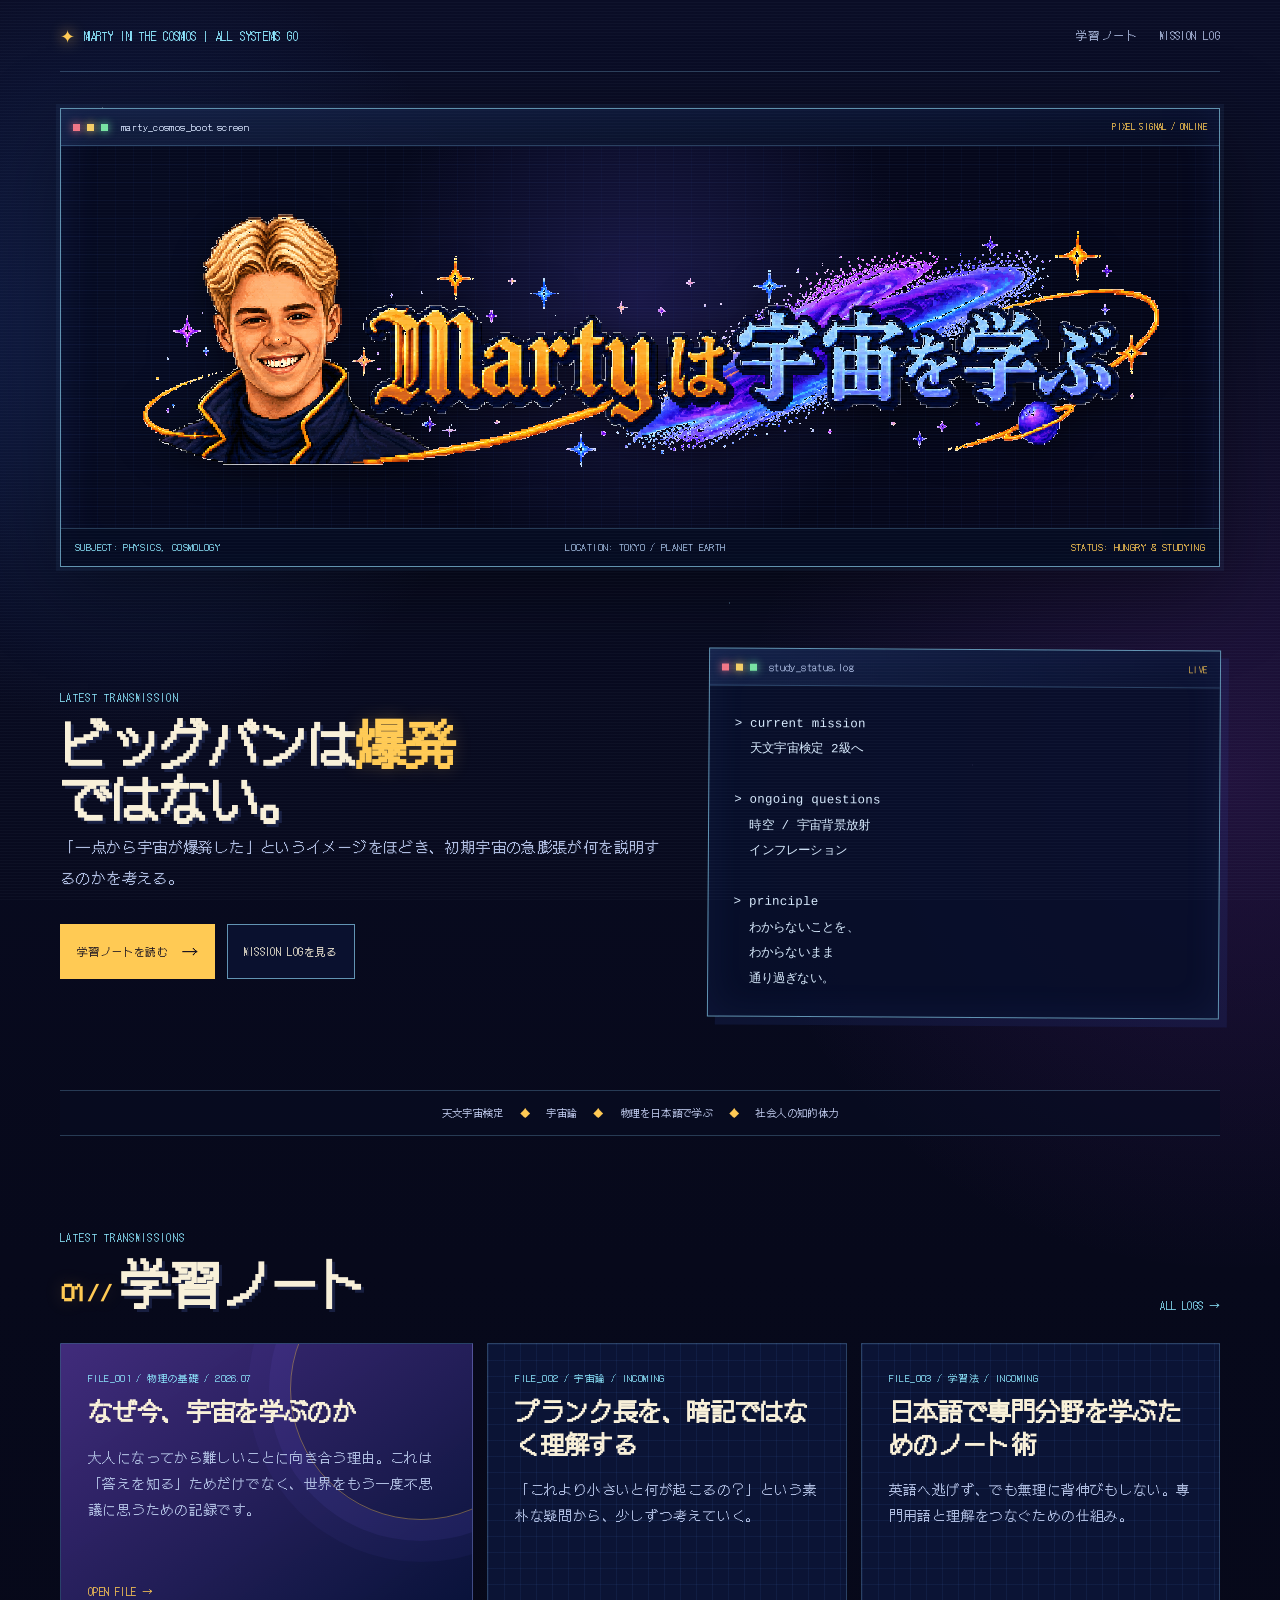
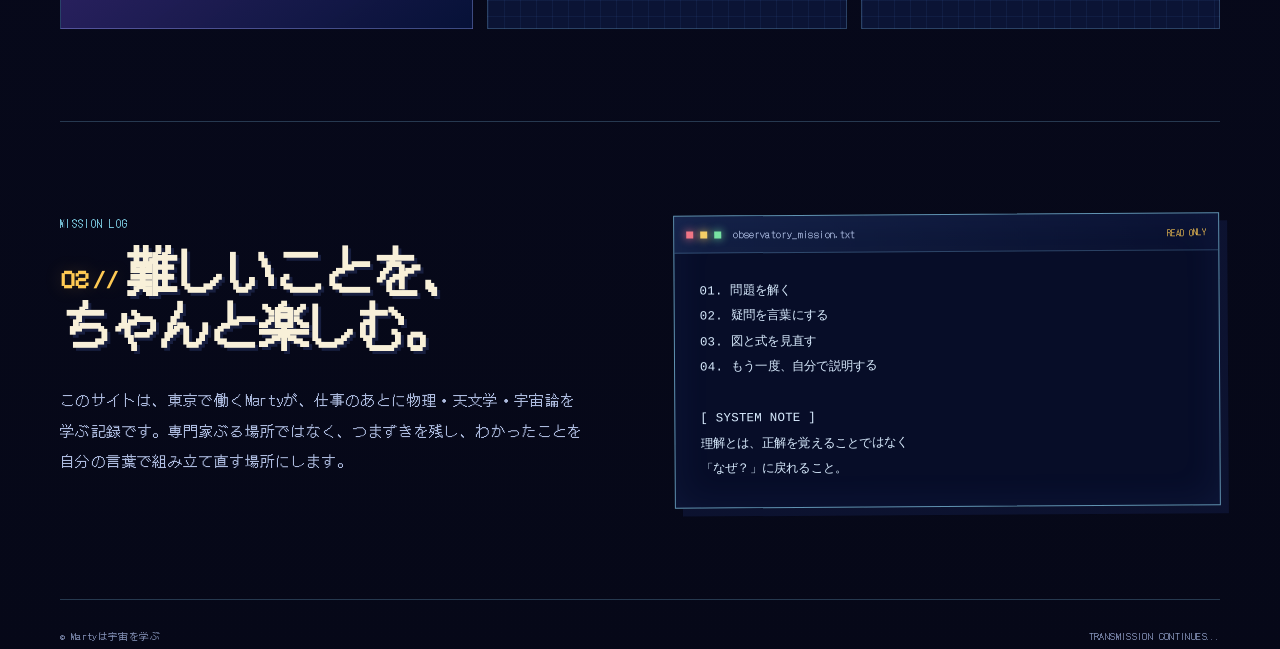
<file: index.html>
<!doctype html>
<html lang="ja">
<head>
  <meta charset="utf-8">
  <meta name="viewport" content="width=device-width, initial-scale=1">
  <meta name="description" content="Martyが仕事のあとに物理と宇宙を学ぶためのノート。">
  <meta name="theme-color" content="#070b1c">
  <title>Martyは宇宙を学ぶ</title>
  <link rel="icon" href="assets/favicon.png">
  <link rel="stylesheet" href="styles.css">
</head>
<body>
  <div class="starfield" aria-hidden="true"></div>
  <div class="scanlines" aria-hidden="true"></div>

  <header class="site-header">
    <a class="brand" href="index.html" aria-label="Martyは宇宙を学ぶ ホーム">
      <span class="brand-mark">✦</span>
      <span>MARTY IN THE COSMOS | ALL SYSTEMS GO</span>
    </a>
    <nav aria-label="サイトメニュー">
      <a href="#study-notes">学習ノート</a>
      <a href="#about">MISSION LOG</a>
    </nav>
  </header>

  <main>
    <section class="banner-terminal" aria-label="Martyは宇宙を学ぶ">
      <div class="terminal-titlebar">
        <span class="status-lamp red"></span>
        <span class="status-lamp yellow"></span>
        <span class="status-lamp green"></span>
        <span class="terminal-file">marty_cosmos_boot.screen</span>
        <span class="terminal-mode">PIXEL SIGNAL / ONLINE</span>
      </div>

      <div class="banner-display">
        <img src="assets/marty-publication-logo.png" alt="Martyは宇宙を学ぶのピクセルアート・ロゴ">
      </div>

      <div class="banner-readout">
        <span>SUBJECT: PHYSICS, COSMOLOGY</span>
        <span>LOCATION: TOKYO / PLANET EARTH</span>
        <span>STATUS: HUNGRY & STUDYING</span>
      </div>
    </section>

    <section class="intro-grid">
      <div class="intro-copy">
        <p class="eyebrow">LATEST TRANSMISSION</p>
        <h2>ビッグバンは<span>爆発</span><br>ではない。</h2>
        <p class="lede">「一点から宇宙が爆発した」というイメージをほどき、初期宇宙の急膨張が何を説明するのかを考える。</p>
        <div class="hero-actions">
          <a class="button primary" href="#study-notes">学習ノートを読む <span>→</span></a>
          <a class="button quiet" href="#about">MISSION LOGを見る</a>
        </div>
      </div>

      <aside class="terminal-card compact-status">
        <div class="terminal-top">
          <span></span><span></span><span></span>
          <b>study_status.log</b>
          <em>LIVE</em>
        </div>
        <pre><code>&gt; current mission
  天文宇宙検定 2級へ

&gt; ongoing questions
  時空 / 宇宙背景放射
  インフレーション

&gt; principle
  わからないことを、
  わからないまま
  通り過ぎない。</code></pre>
      </aside>
    </section>

    <section class="signal-strip" aria-label="サイトのテーマ">
      <span>天文宇宙検定</span><i>◆</i>
      <span>宇宙論</span><i>◆</i>
      <span>物理を日本語で学ぶ</span><i>◆</i>
      <span>社会人の知的体力</span>
    </section>

    <section id="study-notes" class="section">
      <div class="section-heading">
        <div>
          <p class="eyebrow">LATEST TRANSMISSIONS</p>
          <h2><span class="heading-code">01 //</span> 学習ノート</h2>
        </div>
        <a class="text-link" href="posts/first-post.html">ALL LOGS →</a>
      </div>

      <div class="post-grid">
        <article class="post-card featured">
          <a href="posts/first-post.html" class="post-card-link">
            <p class="post-meta">FILE_001 / 物理の基礎 / 2026.07</p>
            <h3>なぜ今、宇宙を学ぶのか</h3>
            <p>大人になってから難しいことに向き合う理由。これは「答えを知る」ためだけでなく、世界をもう一度不思議に思うための記録です。</p>
            <span class="read-more">OPEN FILE →</span>
          </a>
        </article>

        <article class="post-card">
          <p class="post-meta">FILE_002 / 宇宙論 / INCOMING</p>
          <h3>プランク長を、暗記ではなく理解する</h3>
          <p>「これより小さいと何が起こるの？」という素朴な疑問から、少しずつ考えていく。</p>
        </article>

        <article class="post-card">
          <p class="post-meta">FILE_003 / 学習法 / INCOMING</p>
          <h3>日本語で専門分野を学ぶためのノート術</h3>
          <p>英語へ逃げず、でも無理に背伸びもしない。専門用語と理解をつなぐための仕組み。</p>
        </article>
      </div>
    </section>

    <section id="about" class="about section">
      <div class="about-copy">
        <p class="eyebrow">MISSION LOG</p>
        <h2><span class="heading-code">02 //</span> 難しいことを、<br>ちゃんと楽しむ。</h2>
        <p>このサイトは、東京で働くMartyが、仕事のあとに物理・天文学・宇宙論を学ぶ記録です。専門家ぶる場所ではなく、つまずきを残し、わかったことを自分の言葉で組み立て直す場所にします。</p>
      </div>

      <aside class="terminal-card mission-terminal">
        <div class="terminal-top">
          <span></span><span></span><span></span>
          <b>observatory_mission.txt</b>
          <em>READ ONLY</em>
        </div>
        <pre><code>01. 問題を解く
02. 疑問を言葉にする
03. 図と式を見直す
04. もう一度、自分で説明する

[ SYSTEM NOTE ]
理解とは、正解を覚えることではなく
「なぜ？」に戻れること。</code></pre>
      </aside>
    </section>
  </main>

  <footer class="site-footer">
    <span>© Martyは宇宙を学ぶ</span>
    <span>TRANSMISSION CONTINUES...</span>
  </footer>

  <script src="script.js"></script>
</body>
</html>
</file>
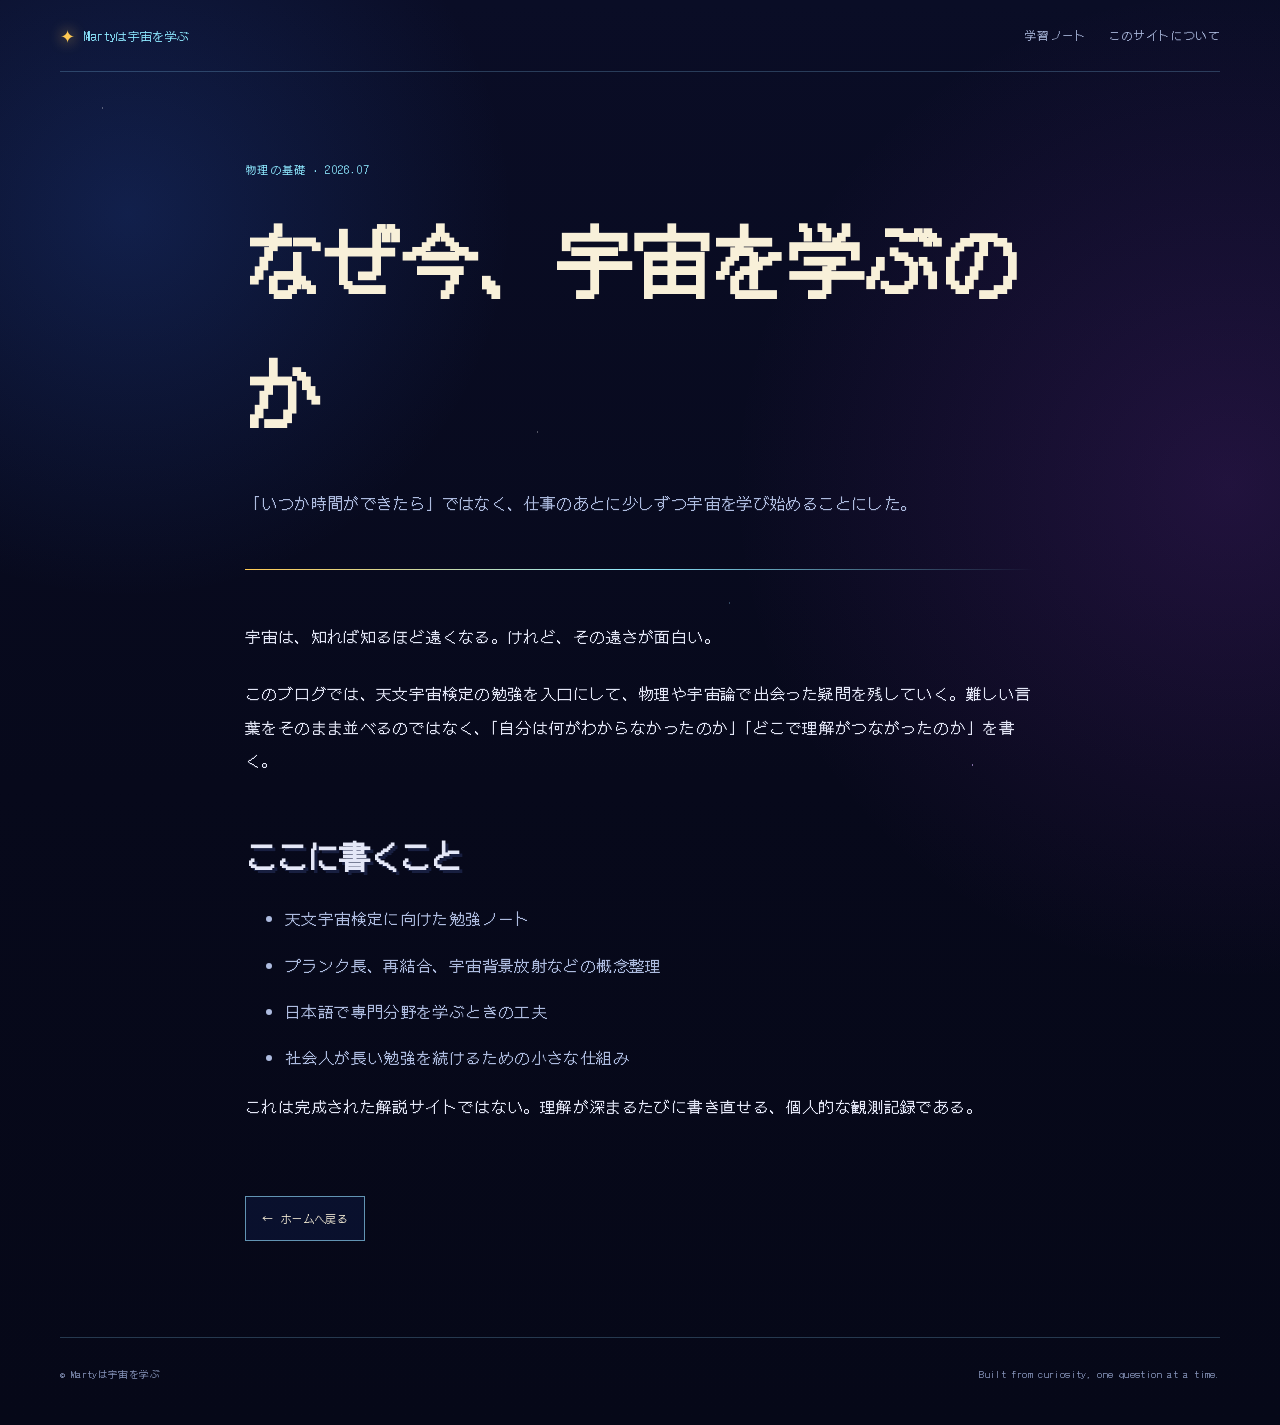
<file: posts/first-post.html>
<!doctype html>
<html lang="ja">
<head>
  <meta charset="utf-8">
  <meta name="viewport" content="width=device-width, initial-scale=1">
  <meta name="description" content="なぜ今、宇宙を学ぶのか。">
  <meta name="theme-color" content="#070b1c">
  <title>なぜ今、宇宙を学ぶのか | Martyは宇宙を学ぶ</title>
  <link rel="icon" href="../assets/favicon.png">
  <link rel="stylesheet" href="../styles.css">
</head>
<body>
  <div class="starfield" aria-hidden="true"></div>
  <header class="site-header">
    <a class="brand" href="../index.html"><span class="brand-mark">✦</span><span>Martyは宇宙を学ぶ</span></a>
    <nav aria-label="サイトメニュー"><a href="../index.html#study-notes">学習ノート</a><a href="../index.html#about">このサイトについて</a></nav>
  </header>

  <main class="article-shell">
    <p class="eyebrow">物理の基礎 · 2026.07</p>
    <h1>なぜ今、宇宙を学ぶのか</h1>
    <p class="article-deck">「いつか時間ができたら」ではなく、仕事のあとに少しずつ宇宙を学び始めることにした。</p>
    <div class="article-rule"></div>

    <article class="prose">
      <p>宇宙は、知れば知るほど遠くなる。けれど、その遠さが面白い。</p>
      <p>このブログでは、天文宇宙検定の勉強を入口にして、物理や宇宙論で出会った疑問を残していく。難しい言葉をそのまま並べるのではなく、「自分は何がわからなかったのか」「どこで理解がつながったのか」を書く。</p>
      <h2>ここに書くこと</h2>
      <ul>
        <li>天文宇宙検定に向けた勉強ノート</li>
        <li>プランク長、再結合、宇宙背景放射などの概念整理</li>
        <li>日本語で専門分野を学ぶときの工夫</li>
        <li>社会人が長い勉強を続けるための小さな仕組み</li>
      </ul>
      <p>これは完成された解説サイトではない。理解が深まるたびに書き直せる、個人的な観測記録である。</p>
    </article>

    <a class="button quiet back-link" href="../index.html">← ホームへ戻る</a>
  </main>

  <footer class="site-footer">
    <span>© Martyは宇宙を学ぶ</span>
    <span>Built from curiosity, one question at a time.</span>
  </footer>
  <script src="../script.js"></script>
</body>
</html>
</file>
<file: styles.css>
@import url('https://fonts.googleapis.com/css2?family=DotGothic16&family=Pixelify+Sans:wght@400..700&display=swap');

:root {
  --ink: #f8f0d9;
  --muted: #aebce0;
  --bg: #07091b;
  --panel: rgba(8, 15, 43, .9);
  --panel-2: rgba(15, 26, 64, .72);
  --line: rgba(142, 212, 255, .24);
  --line-bright: rgba(148, 223, 255, .64);
  --gold: #ffca54;
  --gold-2: #ff8d32;
  --blue: #8ee9ff;
  --violet: #c297ff;
  --pixel: "DotGothic16", "MS Gothic", monospace;
  --display: "Pixelify Sans", "DotGothic16", monospace;
}

* { box-sizing: border-box; }
html { scroll-behavior: smooth; }
body {
  margin: 0;
  min-height: 100vh;
  overflow-x: hidden;
  color: var(--ink);
  background:
    radial-gradient(circle at 10% 15%, rgba(47, 102, 218, .22), transparent 24rem),
    radial-gradient(circle at 96% 34%, rgba(164, 59, 217, .16), transparent 31rem),
    linear-gradient(180deg, #0a0d26 0%, #07091b 55%, #060818 100%);
  font-family: var(--pixel);
  font-size: 15px;
  line-height: 1.75;
  letter-spacing: .025em;
}
a { color: inherit; text-decoration: none; }
.starfield {
  position: fixed; inset: 0; z-index: -2; pointer-events: none; opacity: .6;
  background-image:
    radial-gradient(1px 1px at 8% 12%, #fff 50%, transparent 52%),
    radial-gradient(1px 1px at 26% 72%, #9edcff 50%, transparent 52%),
    radial-gradient(1px 1px at 61% 8%, #fff 50%, transparent 52%),
    radial-gradient(1px 1px at 91% 30%, #ffd987 50%, transparent 52%),
    radial-gradient(1.5px 1.5px at 76% 85%, #d2b3ff 50%, transparent 52%),
    radial-gradient(1px 1px at 42% 48%, #fff 50%, transparent 52%),
    radial-gradient(1px 1px at 57% 67%, #97d9ff 50%, transparent 52%);
}
.scanlines {
  position: fixed; inset: 0; z-index: 5; pointer-events: none; opacity: .11;
  background: repeating-linear-gradient(to bottom, transparent 0 2px, rgba(177, 223, 255, .23) 2px 3px);
  mix-blend-mode: screen;
}

.site-header, main, .site-footer { width: min(1160px, calc(100% - 40px)); margin-inline: auto; }
.site-header {
  min-height: 72px; display: flex; align-items: center; justify-content: space-between;
  border-bottom: 1px solid var(--line); font-size: .75rem;
}
.brand { display: inline-flex; align-items: center; gap: 9px; color: var(--blue); }
.brand-mark { color: var(--gold); font-size: 1.12rem; text-shadow: 0 0 14px rgba(255,202,84,.95); }
nav { display: flex; gap: 22px; color: var(--muted); font-size: .72rem; }
nav a:hover, .text-link:hover { color: var(--gold); }

.banner-terminal {
  margin-top: 36px;
  border: 1px solid var(--line-bright);
  background: rgba(4, 7, 25, .78);
  box-shadow: 0 0 0 4px rgba(106, 182, 255, .06), 0 25px 80px rgba(0, 0, 0, .4), inset 0 0 42px rgba(62, 113, 255, .12);
}
.terminal-titlebar, .terminal-top {
  min-height: 37px; display: flex; align-items: center; gap: 7px; padding: 0 12px;
  border-bottom: 1px solid var(--line); color: #b8c9ef; font-size: .62rem;
  background: linear-gradient(90deg, rgba(76, 122, 201, .17), rgba(17, 29, 73, .18));
}
.status-lamp, .terminal-top span { width: 7px; height: 7px; border-radius: 0; display: block; }
.red, .terminal-top span:nth-child(1) { background: #f07586; box-shadow: 0 0 8px #f07586; }
.yellow, .terminal-top span:nth-child(2) { background: #f5ce66; box-shadow: 0 0 8px #f5ce66; }
.green, .terminal-top span:nth-child(3) { background: #77e2a2; box-shadow: 0 0 8px #77e2a2; }
.terminal-file { margin-left: 6px; color: #d9e6ff; }
.terminal-mode { margin-left: auto; color: var(--gold); font-size: .56rem; }
.banner-display {
  position: relative; overflow: hidden; min-height: 285px; padding: 16px 22px;
  display: grid; place-items: center;
  background:
    linear-gradient(90deg, rgba(29, 56, 130, .08) 1px, transparent 1px) 0 0 / 18px 18px,
    linear-gradient(rgba(29, 56, 130, .08) 1px, transparent 1px) 0 0 / 18px 18px,
    radial-gradient(circle at 50% 40%, rgba(71, 61, 167, .32), transparent 44%);
}

.banner-display img {
  position: relative; z-index: 1; width: min(100%, 1050px); height: auto; display: block;
  image-rendering: pixelated; filter: drop-shadow(0 9px 17px rgba(0, 0, 0, .48));
}
.banner-readout {
  display: flex; justify-content: space-between; flex-wrap: wrap; gap: 10px;
  padding: 10px 14px; border-top: 1px solid var(--line); color: #a2bde1; font-size: .61rem;
  background: rgba(5, 13, 35, .82);
}
.banner-readout span:first-child { color: var(--blue); }.banner-readout span:last-child { color: var(--gold); }

.intro-grid {
  display: grid; grid-template-columns: 1.08fr .92fr; gap: 48px; align-items: center;
  padding: 82px 0 72px;
}
.eyebrow { margin: 0 0 13px; color: var(--blue); font-size: .68rem; letter-spacing: .12em; }
h1, h2, h3, p { margin-top: 0; }
h2 {
  font-family: var(--display); font-size: clamp(3.15rem, 6.6vw, 6.7rem); line-height: .98;
  letter-spacing: -.045em; margin-bottom: 28px; font-weight: 600;
  text-shadow: 3px 3px 0 rgba(70, 89, 162, .28);
}
h2 span { color: var(--gold); text-shadow: 0 0 18px rgba(255, 198, 73, .22); }
.lede { max-width: 43rem; color: var(--muted); font-size: .95rem; line-height: 2.05; }
.hero-actions { display: flex; flex-wrap: wrap; gap: 12px; margin-top: 31px; }
.button {
  display: inline-flex; align-items: center; gap: 13px; border: 1px solid var(--line-bright);
  border-radius: 0; padding: 12px 16px; font-family: var(--pixel); font-size: .69rem;
  transition: transform .18s ease, background .18s ease, box-shadow .18s ease;
}
.button:hover { transform: translate(-2px, -2px); box-shadow: 4px 4px 0 rgba(96, 199, 255, .28); }
.primary { background: var(--gold); color: #1b1522; border-color: var(--gold); }
.primary span { font-size: 1.05rem; }.quiet { background: rgba(14, 25, 62, .55); color: var(--ink); }

.terminal-card {
  align-self: center; overflow: hidden; border: 1px solid var(--line-bright); background: var(--panel);
  box-shadow: 8px 8px 0 rgba(45, 69, 156, .18), inset 0 0 38px rgba(100, 138, 255, .08);
}
.terminal-top b { font-weight: 400; margin-left: 5px; }.terminal-top em { margin-left: auto; color: var(--gold); font-style: normal; font-size: .53rem; }
pre {
  margin: 0; padding: 25px; color: #d9ecff; white-space: pre-wrap; font-family: var(--pixel);
  font-size: .78rem; line-height: 1.88; letter-spacing: .018em;
}
.compact-status { transform: rotate(.35deg); }

.signal-strip {
  display: flex; justify-content: center; flex-wrap: wrap; gap: 16px; padding: 13px 0;
  border-top: 1px solid var(--line); border-bottom: 1px solid var(--line); color: #c5d0f3;
  font-size: .64rem; background: rgba(8, 13, 35, .54);
}
.signal-strip i { color: var(--gold); font-style: normal; }

.section { padding: 92px 0; }
.section-heading { display: flex; align-items: flex-end; justify-content: space-between; margin-bottom: 28px; }
h2 {
  font-family: var(--display); font-size: clamp(2rem, 4vw, 3.5rem); letter-spacing: -.035em;
  line-height: 1.08; margin-bottom: 0;
}
.heading-code { color: var(--gold); font-size: .53em; vertical-align: middle; }
.text-link { color: var(--blue); font-size: .68rem; }
.post-grid { display: grid; grid-template-columns: 1.15fr 1fr 1fr; gap: 14px; }
.post-card {
  min-height: 286px; padding: 27px; border: 1px solid var(--line); position: relative; overflow: hidden;
  background:
    linear-gradient(90deg, rgba(95, 150, 255, .07) 1px, transparent 1px) 0 0 / 16px 16px,
    linear-gradient(rgba(95, 150, 255, .07) 1px, transparent 1px) 0 0 / 16px 16px,
    var(--panel-2);
  transition: transform .2s ease, border-color .2s ease;
}
.post-card:hover { transform: translateY(-4px); border-color: var(--line-bright); }
.post-card.featured { background: linear-gradient(145deg, rgba(86, 56, 158, .74), rgba(7, 19, 58, .92)); }
.post-card.featured:after {
  content: ""; position: absolute; width: 260px; height: 260px; right: -80px; top: -86px;
  border: 1px solid rgba(255, 202, 84, .38); border-radius: 50%;
  box-shadow: 0 0 0 21px rgba(122, 107, 244, .08), 0 0 0 42px rgba(122, 107, 244, .05);
}
.post-card-link { position: relative; z-index: 1; display: block; height: 100%; }
.post-meta { color: var(--blue); font-size: .61rem; line-height: 1.6; }
.post-card h3 { font-family: var(--display); font-size: 1.55rem; line-height: 1.32; letter-spacing: -.025em; margin-bottom: 14px; }
.post-card p:not(.post-meta) { color: var(--muted); font-size: .86rem; line-height: 1.9; }
.read-more { position: absolute; left: 0; bottom: 0; color: var(--gold); font-size: .67rem; }

.about { display: grid; grid-template-columns: 1fr 1fr; gap: 68px; border-top: 1px solid var(--line); }
.about-copy p:not(.eyebrow) { max-width: 33rem; margin-top: 28px; color: var(--muted); font-size: .92rem; line-height: 2.08; }
.mission-terminal { transform: rotate(-.35deg); }
.site-footer {
  display: flex; justify-content: space-between; gap: 20px; padding: 28px 0 42px;
  border-top: 1px solid var(--line); color: #8997bd; font-size: .6rem;
}

/* The existing article template remains readable but shares the terminal/pixel visual language. */
.article-shell { max-width: 790px; padding: 88px 0 96px; }
.article-shell h1 { font-size: clamp(2.8rem, 6vw, 5.4rem); margin-bottom: 26px; }
.article-deck { color: var(--muted); font-size: 1rem; line-height: 2; }
.article-rule { height: 1px; background: linear-gradient(90deg, var(--gold), var(--blue), transparent); margin: 50px 0; }
.prose { color: #e4e7f7; font-size: .98rem; line-height: 2.15; }.prose p { margin-bottom: 1.5em; }.prose h2 { margin: 2em 0 .8em; font-size: 2rem; }.prose li { margin: .8em 0; color: var(--muted); }.back-link { margin-top: 48px; }

@media (max-width: 820px) {
  .site-header { min-height: 64px; }.intro-grid, .post-grid, .about { grid-template-columns: 1fr; }
  .intro-grid { padding: 60px 0; gap: 34px; }.compact-status, .mission-terminal { transform: none; }
  .section { padding: 66px 0; }.site-footer { flex-direction: column; }.post-card { min-height: 235px; }
  .banner-display { min-height: 215px; padding: 15px 12px; }
}
@media (max-width: 500px) {
  body { font-size: 14px; }.site-header, main, .site-footer { width: min(100% - 28px, 1160px); }
  .site-header nav { display: none; }.banner-terminal { margin-top: 22px; }.terminal-mode { display: none; }
  .banner-readout { font-size: .52rem; gap: 7px; }.banner-display { min-height: 142px; padding: 10px 5px; }
  .section-heading { align-items: flex-start; flex-direction: column; gap: 12px; }.post-card { padding: 23px; }
  pre { padding: 20px; font-size: .72rem; }
}
</file>
